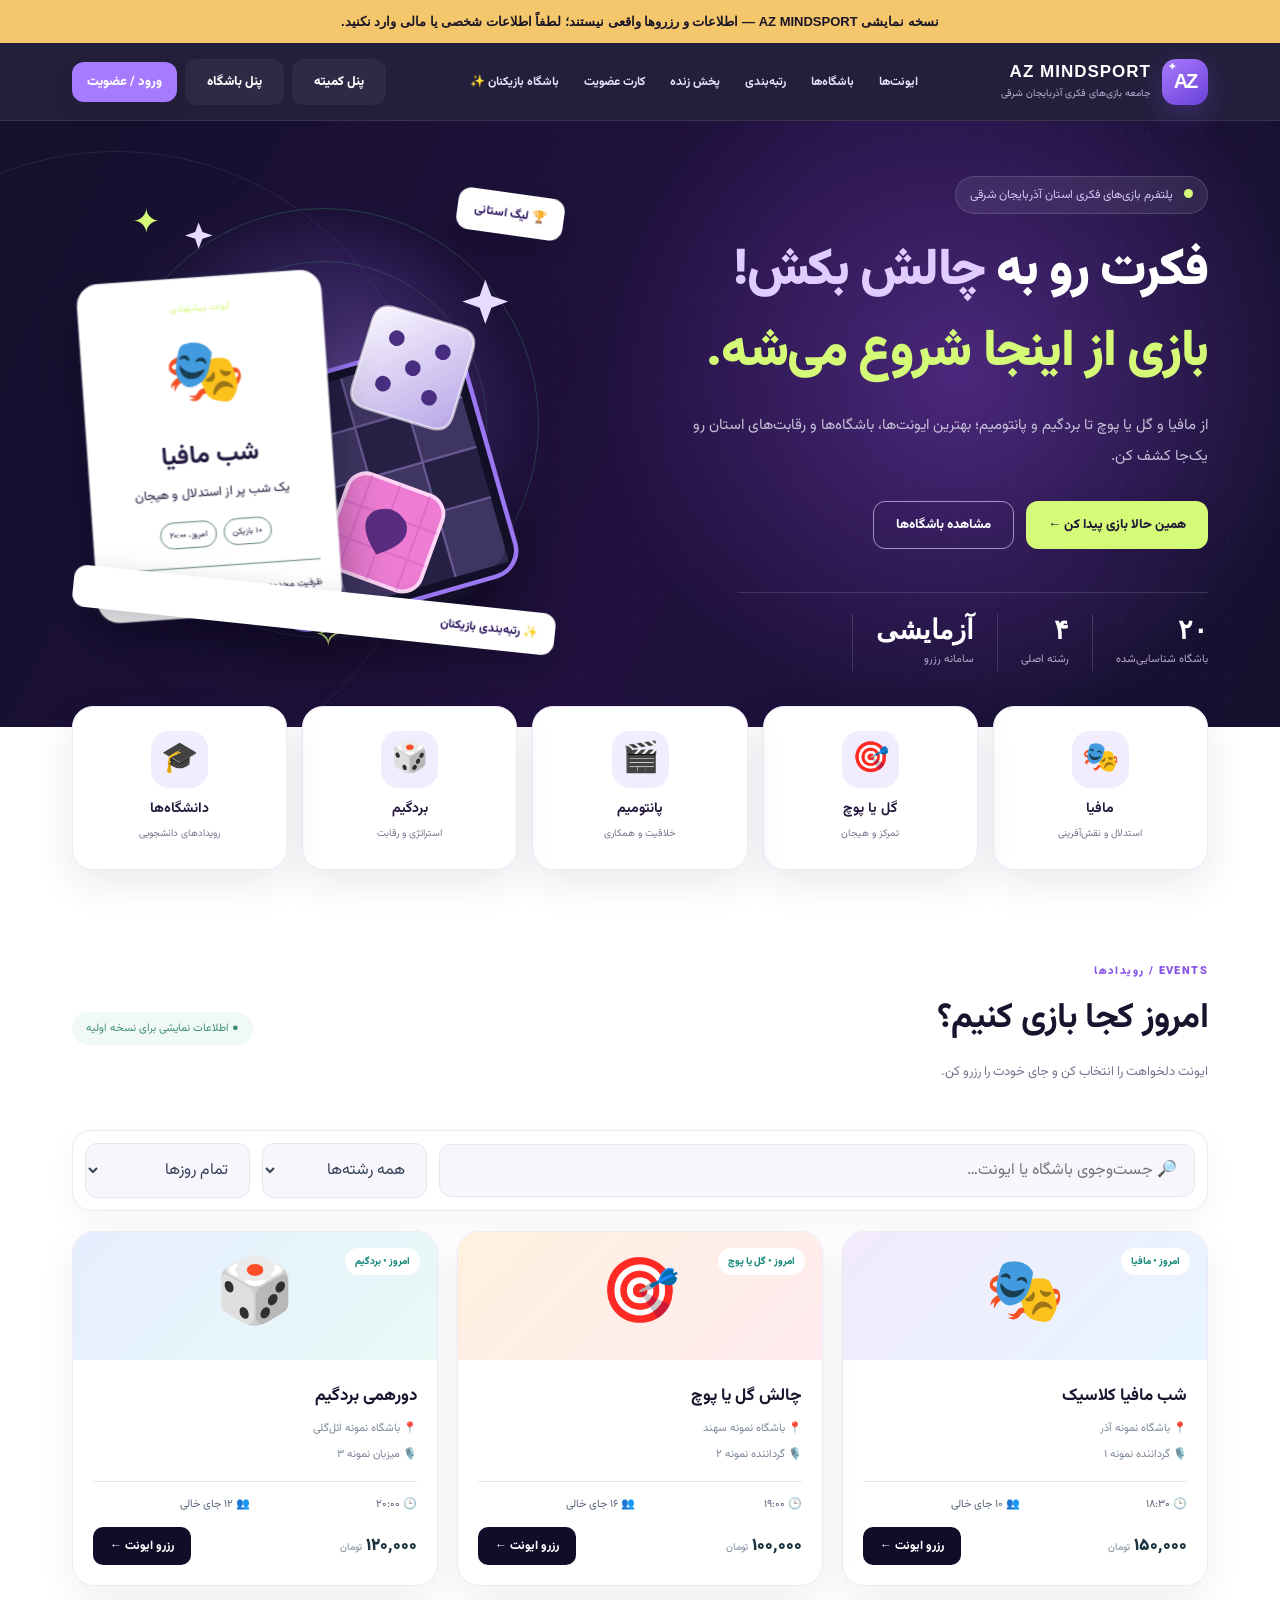
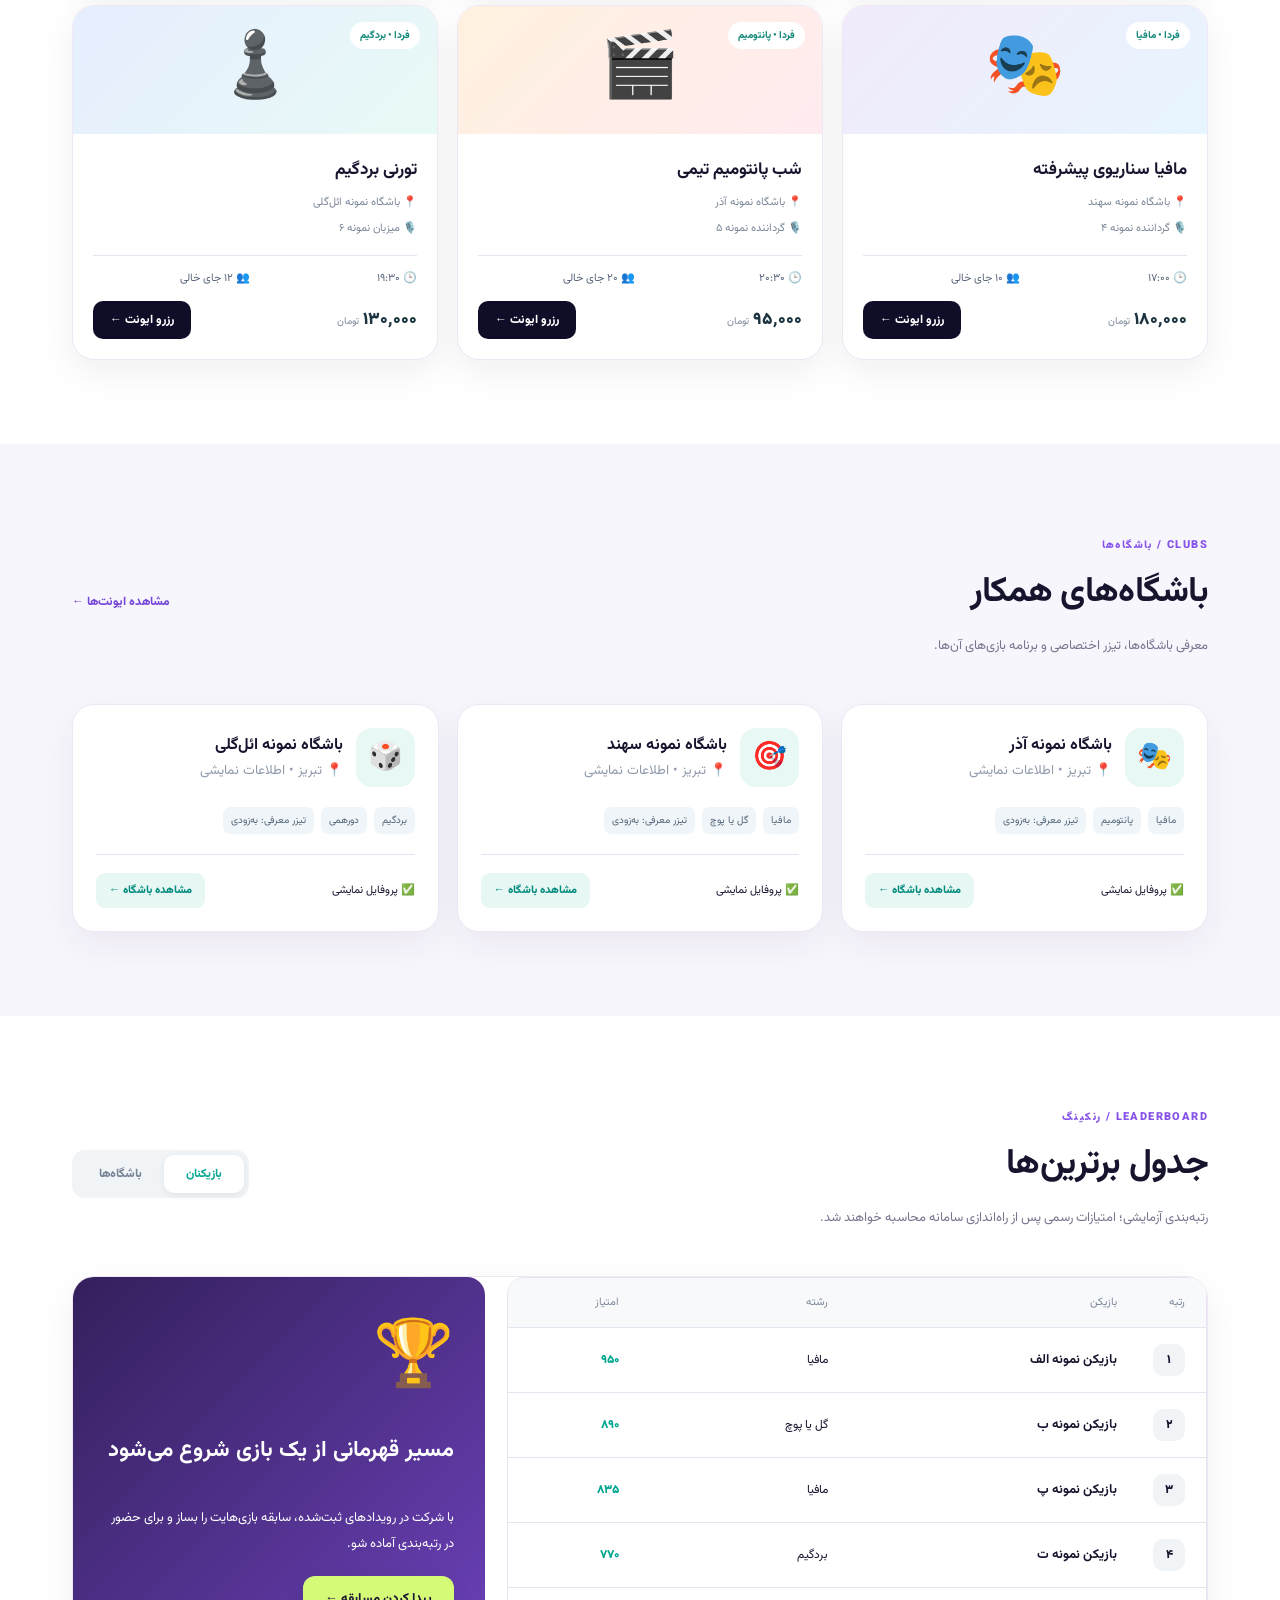
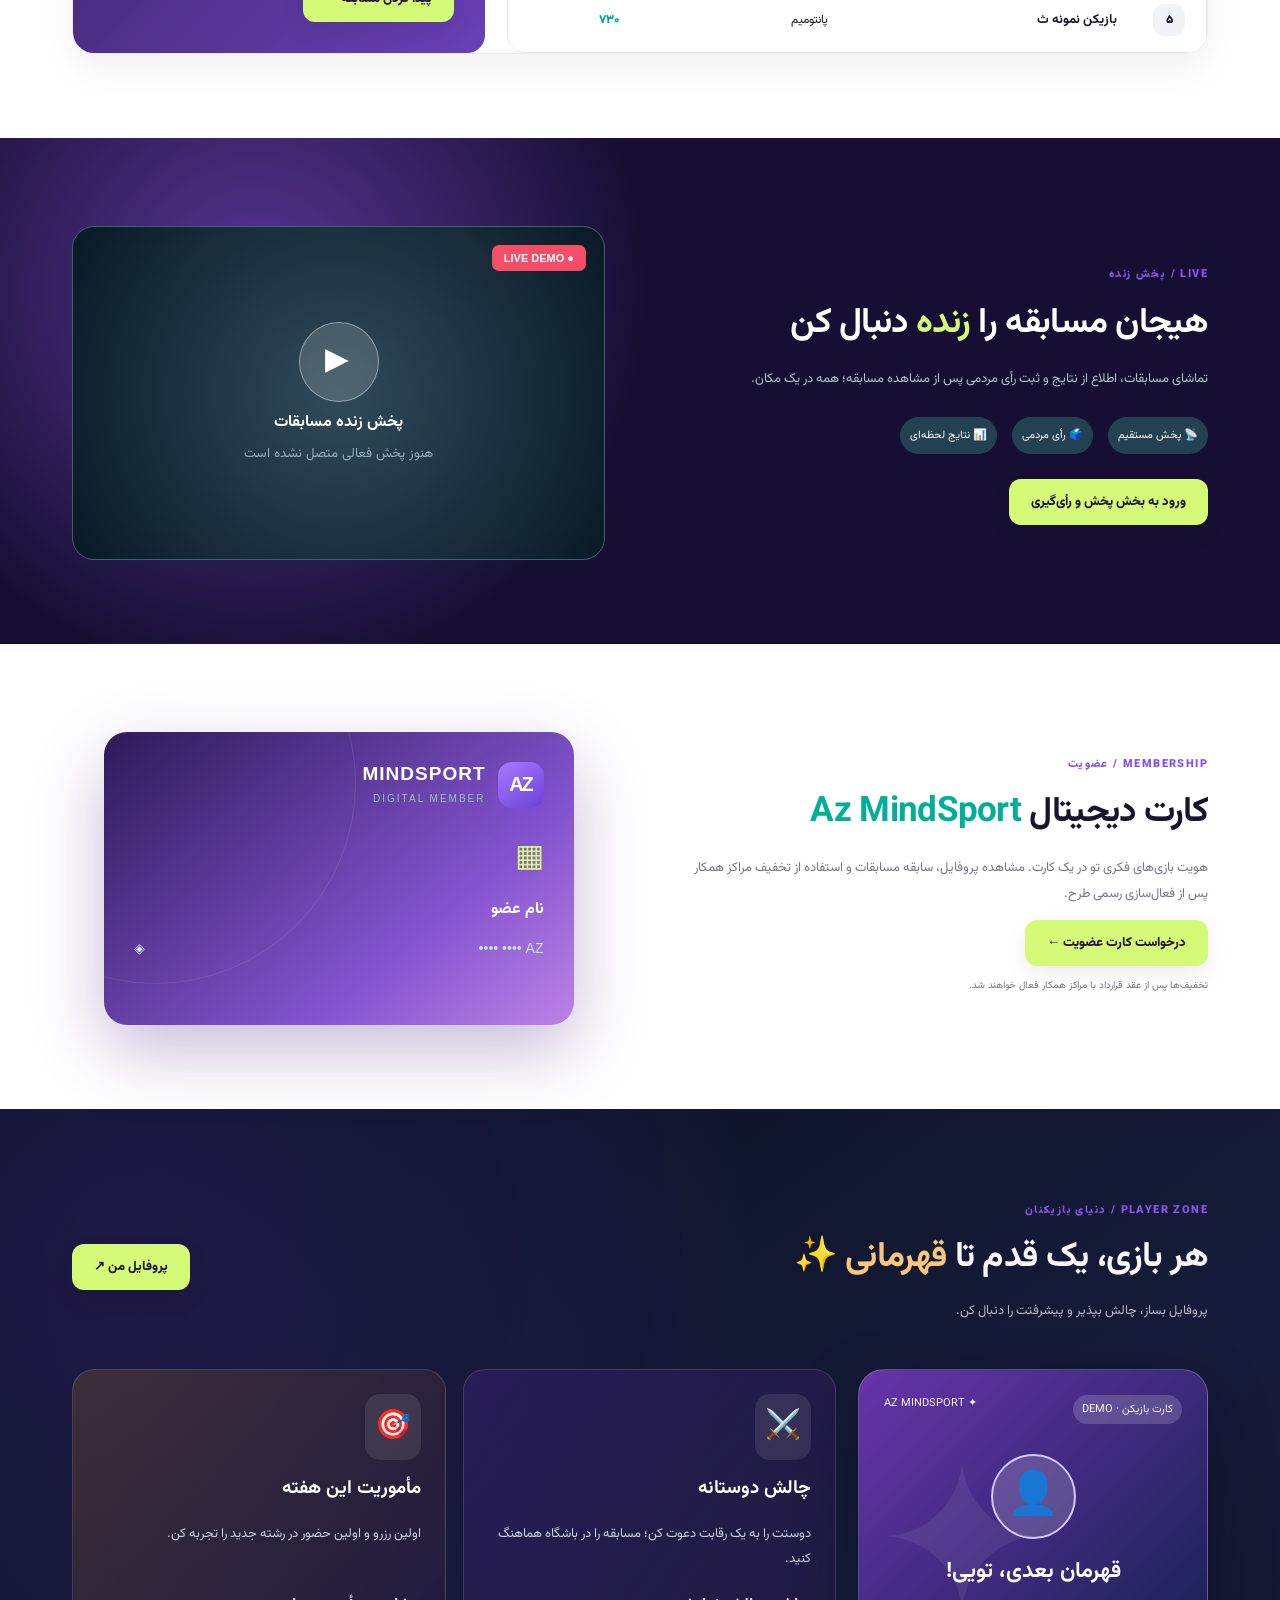
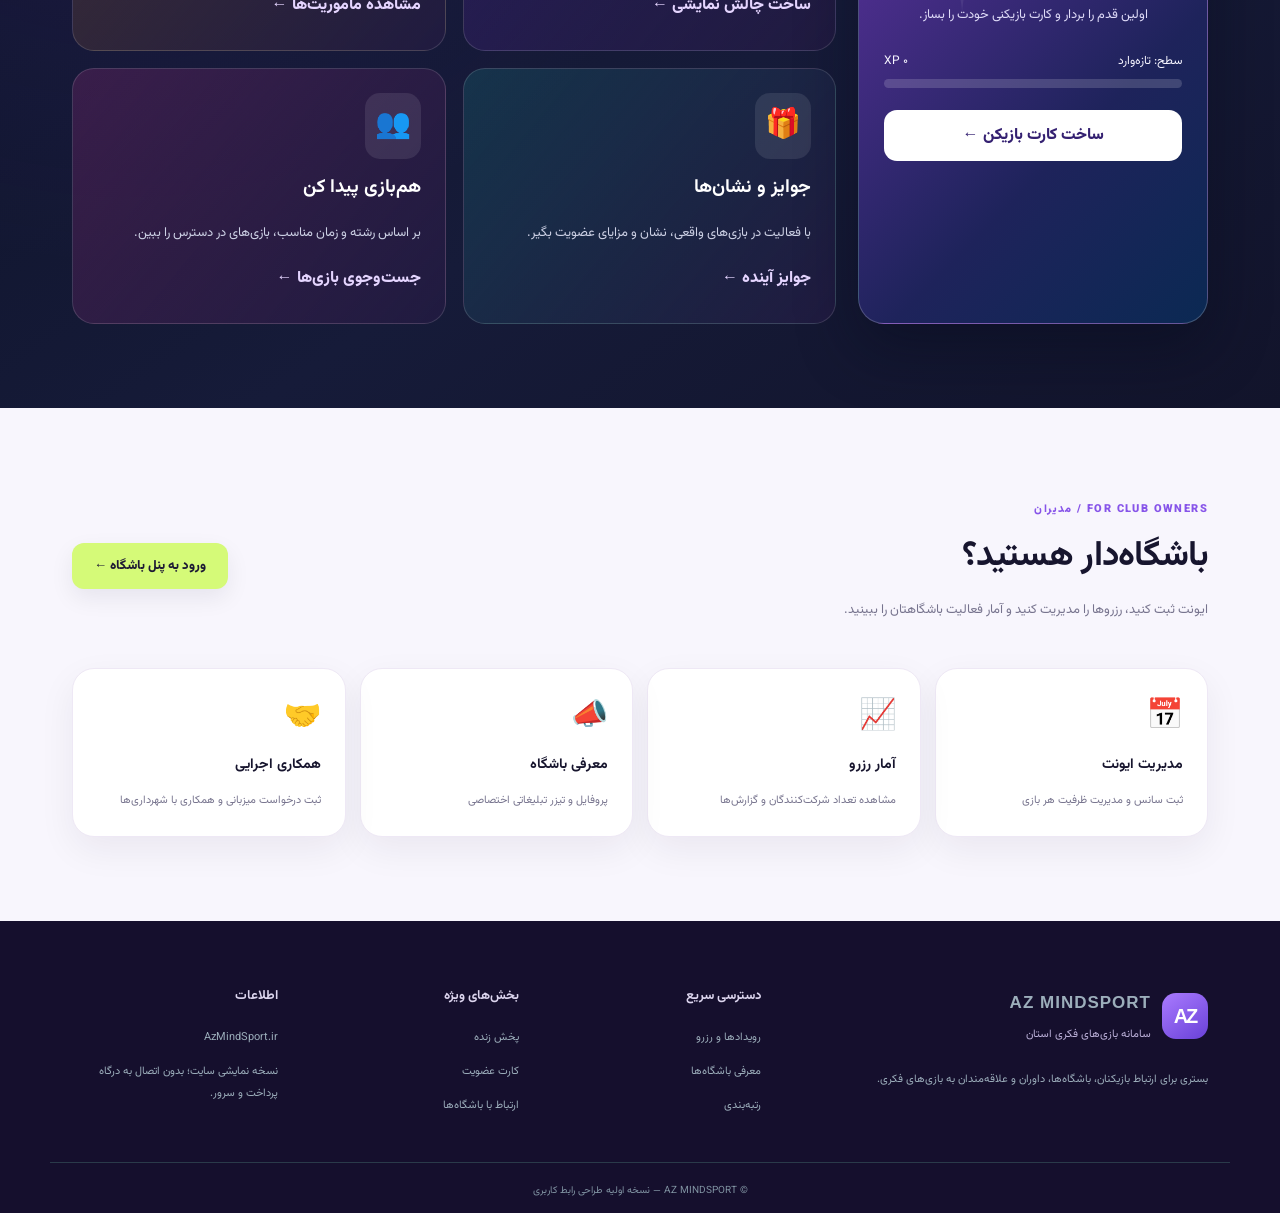
<file: index.html>
<!doctype html><html lang="fa" dir="rtl"><head><meta charset="utf-8"><meta name="viewport" content="width=device-width,initial-scale=1"><meta name="theme-color" content="#101b2b"><title>Az MindSport | بازی‌های فکری آذربایجان شرقی</title><link rel="stylesheet" href="style.css"></head><body><div style="background:#f5c76c;color:#191524;text-align:center;padding:10px 16px;font:600 13px/1.8 Tahoma,sans-serif;position:relative;z-index:100">نسخه نمایشی AZ MINDSPORT — اطلاعات و رزروها واقعی نیستند؛ لطفاً اطلاعات شخصی یا مالی وارد نکنید.</div>
<header class="top"><div class="container nav"><a class="brand" href="#home"><span class="brandmark">AZ<span class="brand-star">✦</span></span><span><b>AZ MINDSPORT</b><small>جامعه بازی‌های فکری آذربایجان شرقی</small></span></a><nav id="nav"><a href="#events">ایونت‌ها</a><a href="#clubs">باشگاه‌ها</a><a href="#ranking">رتبه‌بندی</a><a href="#live">پخش زنده</a><a href="#membership">کارت عضویت</a><a href="#playerhub">باشگاه بازیکنان ✨</a></nav><div class="nav-actions"><a class="ghost" href="admin-dashboard.html">پنل کمیته</a><a class="ghost" href="club-dashboard.html">پنل باشگاه</a><button class="primary small" id="loginBtn">ورود / عضویت</button><button class="hamb" id="menuBtn" aria-label="باز کردن منو">☰</button></div></div></header>
<main id="home"><section class="hero"><div class="container hero-grid"><div><div class="eyebrow"><i></i> پلتفرم بازی‌های فکری استان آذربایجان شرقی</div><h1>فکرت رو به <span class="hero-word">چالش بکش!</span><br><em>بازی از اینجا شروع می‌شه.</em></h1><p>از مافیا و گل یا پوچ تا بردگیم و پانتومیم؛ بهترین ایونت‌ها، باشگاه‌ها و رقابت‌های استان رو یک‌جا کشف کن.</p><div class="hero-cta"><a class="primary" href="#events">همین حالا بازی پیدا کن  ←</a><a class="outline" href="#clubs">مشاهده باشگاه‌ها</a></div><div class="hero-stats"><div><strong>۲۰</strong><span>باشگاه شناسایی‌شده</span></div><div><strong>۴</strong><span>رشته اصلی</span></div><div><strong>آزمایشی</strong><span>سامانه رزرو</span></div></div></div><div class="hero-art"><div class="sparkle s1">✦</div><div class="sparkle s2">✧</div><div class="hero-halo"></div><div class="hero-photo"><svg xmlns="http://www.w3.org/2000/svg" width="900" height="900" viewBox="0 0 900 900">
<defs>
 <radialGradient id="glow"><stop stop-color="#bb92ff" stop-opacity=".56"/><stop offset="1" stop-color="#5d3dbe" stop-opacity="0"/></radialGradient>
 <linearGradient id="cube" x1="0" y1="0" x2="1" y2="1"><stop stop-color="#f9f7ff"/><stop offset="1" stop-color="#b9a6e7"/></linearGradient>
 <linearGradient id="face" x1="0" y1="0" x2="1" y2="1"><stop stop-color="#ecdeff"/><stop offset="1" stop-color="#8e6cdb"/></linearGradient>
 <linearGradient id="p" x1="0" y1="0" x2="1" y2="1"><stop stop-color="#f3c981"/><stop offset="1" stop-color="#b56a39"/></linearGradient>
 <filter id="shadow"><feGaussianBlur stdDeviation="22"/></filter>
</defs>
<circle cx="455" cy="466" r="392" fill="url(#glow)"/>
<ellipse cx="469" cy="735" rx="270" ry="52" fill="#070821" opacity=".6" filter="url(#shadow)"/>
<g transform="translate(125 150) rotate(-16 300 300)">
 <rect x="158" y="220" width="435" height="435" rx="48" fill="#111027" stroke="#9c77f4" stroke-width="8"/>
 <rect x="177" y="239" width="397" height="397" rx="35" fill="#262044"/>
 <path d="M177 330H574M177 423H574M177 516H574M276 239V636M375 239V636M474 239V636" stroke="#62538a" stroke-width="4"/>
 <path d="M178 238h97v91h-97zm198 0h98v91h-98zM276 330h99v93h-99zm198 0h99v93h-99zM178 423h98v93h-98zm198 0h98v93h-98zM276 516h99v120h-99zm198 0h99v120h-99z" fill="#9d83d1" opacity=".21"/>
</g>
<g transform="rotate(17 600 360)">
 <rect x="512" y="256" width="187" height="187" rx="36" fill="#785fc6"/>
 <path d="M512 289Q512 256 545 256H666Q699 256 699 289V410Q699 443 666 443H545Q512 443 512 410Z" fill="url(#cube)" stroke="#fff" stroke-opacity=".6" stroke-width="5"/>
 <circle cx="563" cy="307" r="14" fill="#482d80"/><circle cx="649" cy="307" r="14" fill="#482d80"/><circle cx="606" cy="350" r="14" fill="#482d80"/><circle cx="563" cy="392" r="14" fill="#482d80"/><circle cx="649" cy="392" r="14" fill="#482d80"/>
</g>
<g transform="translate(170 335)">
 <ellipse cx="146" cy="330" rx="124" ry="30" fill="#000" opacity=".25" filter="url(#shadow)"/>
 <path d="M85 260C110 215 114 178 97 143C79 115 81 76 101 52C122 26 162 27 185 50C210 77 206 117 186 145C169 176 180 225 210 260L240 280L220 303H65L42 280Z" fill="url(#p)" stroke="#ffdb9b" stroke-width="8"/>
 <circle cx="146" cy="77" r="48" fill="#f0c47a"/>
 <path d="M63 303H229V328H63Z" rx="10" fill="#ae653a"/>
</g>
<g transform="translate(504 530) rotate(20)">
 <rect x="0" y="0" width="180" height="180" rx="35" fill="#ed7cd2" stroke="#ffd6f6" stroke-width="7"/>
 <path d="M35 0V180M88 0V180M145 0V180M0 60H180M0 122H180" stroke="#a238a3" stroke-width="4" opacity=".2"/>
 <path d="M60 60Q90 35 120 60Q145 91 90 132Q35 91 60 60Z" fill="#5a2c81"/>
</g>
<g fill="#e7dcff"><path d="M738 194l11 29 30 10-30 11-11 29-10-29-31-11 31-10z"/><path d="M226 92l7 17 18 6-18 6-7 18-6-18-18-6 18-6z"/></g>
</svg>
</div><div class="orbit one"></div><div class="orbit two"></div><div class="glass-card"><span class="tiny">ایونت پیشنهادی</span><div class="art-icon">🎭</div><h3>شب مافیا</h3><p>یک شب پر از استدلال و هیجان</p><div class="art-tags"><span>۱۰ بازیکن</span><span>امروز، ۲۰:۰۰</span></div><div class="art-footer"><span>ظرفیت محدود</span><span>● فعال</span></div></div><div class="float-badge top-badge">🏆 لیگ استانی</div><div class="float-badge bottom-badge">✨ رتبه‌بندی بازیکنان</div></div></div></section>
<section class="categories container"><div class="category"><span>🎭</span><b>مافیا</b><small>استدلال و نقش‌آفرینی</small></div><div class="category"><span>🎯</span><b>گل یا پوچ</b><small>تمرکز و هیجان</small></div><div class="category"><span>🎬</span><b>پانتومیم</b><small>خلاقیت و همکاری</small></div><div class="category"><span>🎲</span><b>بردگیم</b><small>استراتژی و رقابت</small></div><div class="category"><span>🎓</span><b>دانشگاه‌ها</b><small>رویدادهای دانشجویی</small></div></section>
<section class="section container" id="events"><div class="section-head"><div><span class="kicker">EVENTS / رویدادها</span><h2>امروز کجا بازی کنیم؟</h2><p>ایونت دلخواهت را انتخاب کن و جای خودت را رزرو کن.</p></div><span class="demo-pill">● اطلاعات نمایشی برای نسخه اولیه</span></div><div class="filterbar"><input id="searchEvents" placeholder="🔎 جست‌وجوی باشگاه یا ایونت…" aria-label="جستجوی ایونت"><select id="gameFilter"><option value="all">همه رشته‌ها</option><option>مافیا</option><option>گل یا پوچ</option><option>پانتومیم</option><option>بردگیم</option></select><select id="dayFilter"><option value="all">تمام روزها</option><option value="امروز">امروز</option><option value="فردا">فردا</option></select></div><div class="cards" id="eventCards"></div></section>
<section class="section tinted" id="clubs"><div class="container"><div class="section-head"><div><span class="kicker">CLUBS / باشگاه‌ها</span><h2>باشگاه‌های همکار</h2><p>معرفی باشگاه‌ها، تیزر اختصاصی و برنامه بازی‌های آن‌ها.</p></div><a href="#events" class="textlink">مشاهده ایونت‌ها ←</a></div><div class="club-grid" id="clubCards"></div></div></section>
<section class="section container" id="ranking"><div class="section-head"><div><span class="kicker">LEADERBOARD / رنکینگ</span><h2>جدول برترین‌ها</h2><p>رتبه‌بندی آزمایشی؛ امتیازات رسمی پس از راه‌اندازی سامانه محاسبه خواهند شد.</p></div><div class="tabs"><button class="tab active" data-rank="players">بازیکنان</button><button class="tab" data-rank="clubs">باشگاه‌ها</button></div></div><div class="rank-wrap"><div class="rank-table" id="rankTable"></div><aside class="rank-aside"><div class="trophy">🏆</div><h3>مسیر قهرمانی از یک بازی شروع می‌شود</h3><p>با شرکت در رویدادهای ثبت‌شده، سابقه بازی‌هایت را بساز و برای حضور در رتبه‌بندی آماده شو.</p><a class="primary" href="#events">پیدا کردن مسابقه ←</a></aside></div></section>
<section class="section live-section" id="live"><div class="container live-grid"><div><span class="kicker">LIVE / پخش زنده</span><h2>هیجان مسابقه را <em>زنده</em> دنبال کن</h2><p>تماشای مسابقات، اطلاع از نتایج و ثبت رأی مردمی پس از مشاهده مسابقه؛ همه در یک مکان.</p><div class="feature-row"><span>📡 پخش مستقیم</span><span>🗳️ رأی مردمی</span><span>📊 نتایج لحظه‌ای</span></div><button class="primary" id="voteBtn">ورود به بخش پخش و رأی‌گیری</button></div><div class="player-demo"><div class="live-label">● LIVE DEMO</div><div class="play">▶</div><strong>پخش زنده مسابقات</strong><small>هنوز پخش فعالی متصل نشده است</small></div></div></section>
<section class="section container" id="membership"><div class="member-grid"><div><span class="kicker">MEMBERSHIP / عضویت</span><h2>کارت دیجیتال <em>Az MindSport</em></h2><p>هویت بازی‌های فکری تو در یک کارت. مشاهده پروفایل، سابقه مسابقات و استفاده از تخفیف مراکز همکار پس از فعال‌سازی رسمی طرح.</p><button class="primary" id="memberBtn">درخواست کارت عضویت ←</button><p class="fine">تخفیف‌ها پس از عقد قرارداد با مراکز همکار فعال خواهند شد.</p></div><div class="member-card"><div class="card-top"><span class="brandmark">AZ</span><span>MINDSPORT<br><small>DIGITAL MEMBER</small></span></div><div class="card-chip">▦</div><div class="card-name">نام عضو</div><div class="card-bottom"><span>AZ •••• ••••</span><span>◈</span></div></div></div></section>

<section class="section player-hub" id="playerhub"><div class="container"><div class="section-head"><div><span class="kicker">PLAYER ZONE / دنیای بازیکنان</span><h2>هر بازی، یک قدم تا <em>قهرمانی</em> ✨</h2><p>پروفایل بساز، چالش بپذیر و پیشرفتت را دنبال کن.</p></div><button class="primary" id="playerProfileBtn">پروفایل من ↗</button></div><div class="player-grid"><article class="player-feature"><div class="player-feature-top"><span class="label-shine">کارت بازیکن · DEMO</span><span>✦ AZ MINDSPORT</span></div><div class="avatar-orb">👤</div><h3 id="playerName">قهرمان بعدی، تویی!</h3><p>اولین قدم را بردار و کارت بازیکنی خودت را بساز.</p><div class="level-line"><span>سطح: تازه‌وارد</span><span id="xpValue">۰ XP</span></div><div class="xp-track"><div id="xpProgress"></div></div><button class="feature-btn" id="makeCardBtn">ساخت کارت بازیکن ←</button></article><div class="hub-actions"><article class="hub-tile purple-tile"><span class="tile-icon">⚔️</span><h3>چالش دوستانه</h3><p>دوستت را به یک رقابت دعوت کن؛ مسابقه را در باشگاه هماهنگ کنید.</p><button id="challengeBtn">ساخت چالش نمایشی ←</button></article><article class="hub-tile amber-tile"><span class="tile-icon">🎯</span><h3>مأموریت این هفته</h3><p>اولین رزرو و اولین حضور در رشته جدید را تجربه کن.</p><button id="missionsBtn">مشاهده مأموریت‌ها ←</button></article><article class="hub-tile teal-tile"><span class="tile-icon">🎁</span><h3>جوایز و نشان‌ها</h3><p>با فعالیت در بازی‌های واقعی، نشان و مزایای عضویت بگیر.</p><button id="rewardsBtn">جوایز آینده ←</button></article><article class="hub-tile pink-tile"><span class="tile-icon">👥</span><h3>هم‌بازی پیدا کن</h3><p>بر اساس رشته و زمان مناسب، بازی‌های در دسترس را ببین.</p><a href="#events">جست‌وجوی بازی‌ها ←</a></article></div></div></div></section>
<section class="section tinted"><div class="container"><div class="section-head"><div><span class="kicker">FOR CLUB OWNERS / مدیران</span><h2>باشگاه‌دار هستید؟</h2><p>ایونت ثبت کنید، رزروها را مدیریت کنید و آمار فعالیت باشگاهتان را ببینید.</p></div><a class="primary" href="club-dashboard.html">ورود به پنل باشگاه ←</a></div><div class="benefits"><div><span>📅</span><h3>مدیریت ایونت</h3><p>ثبت سانس و مدیریت ظرفیت هر بازی</p></div><div><span>📈</span><h3>آمار رزرو</h3><p>مشاهده تعداد شرکت‌کنندگان و گزارش‌ها</p></div><div><span>📣</span><h3>معرفی باشگاه</h3><p>پروفایل و تیزر تبلیغاتی اختصاصی</p></div><div><span>🤝</span><h3>همکاری اجرایی</h3><p>ثبت درخواست میزبانی و همکاری با شهرداری‌ها</p></div></div></div></section>
</main><footer><div class="container footer-grid"><div><div class="brand"><span class="brandmark">AZ</span><span><b>AZ MINDSPORT</b><small>سامانه بازی‌های فکری استان</small></span></div><p>بستری برای ارتباط بازیکنان، باشگاه‌ها، داوران و علاقه‌مندان به بازی‌های فکری.</p></div><div><strong>دسترسی سریع</strong><a href="#events">رویدادها و رزرو</a><a href="#clubs">معرفی باشگاه‌ها</a><a href="#ranking">رتبه‌بندی</a></div><div><strong>بخش‌های ویژه</strong><a href="#live">پخش زنده</a><a href="#membership">کارت عضویت</a><a href="#clubs">ارتباط با باشگاه‌ها</a></div><div><strong>اطلاعات</strong><span>AzMindSport.ir</span><small>نسخه نمایشی سایت؛ بدون اتصال به درگاه پرداخت و سرور.</small></div></div><div class="container copyright">© AZ MINDSPORT — نسخه اولیه طراحی رابط کاربری</div></footer>
<div class="modal-back" id="modalBack" hidden><div class="modal" role="dialog" aria-modal="true" aria-labelledby="modalTitle"><button class="close" id="closeModal" aria-label="بستن">×</button><h2 id="modalTitle"></h2><div id="modalBody"></div></div></div><div class="toast" id="toast" role="status"></div><script src="app.js"></script></body></html>
</file>
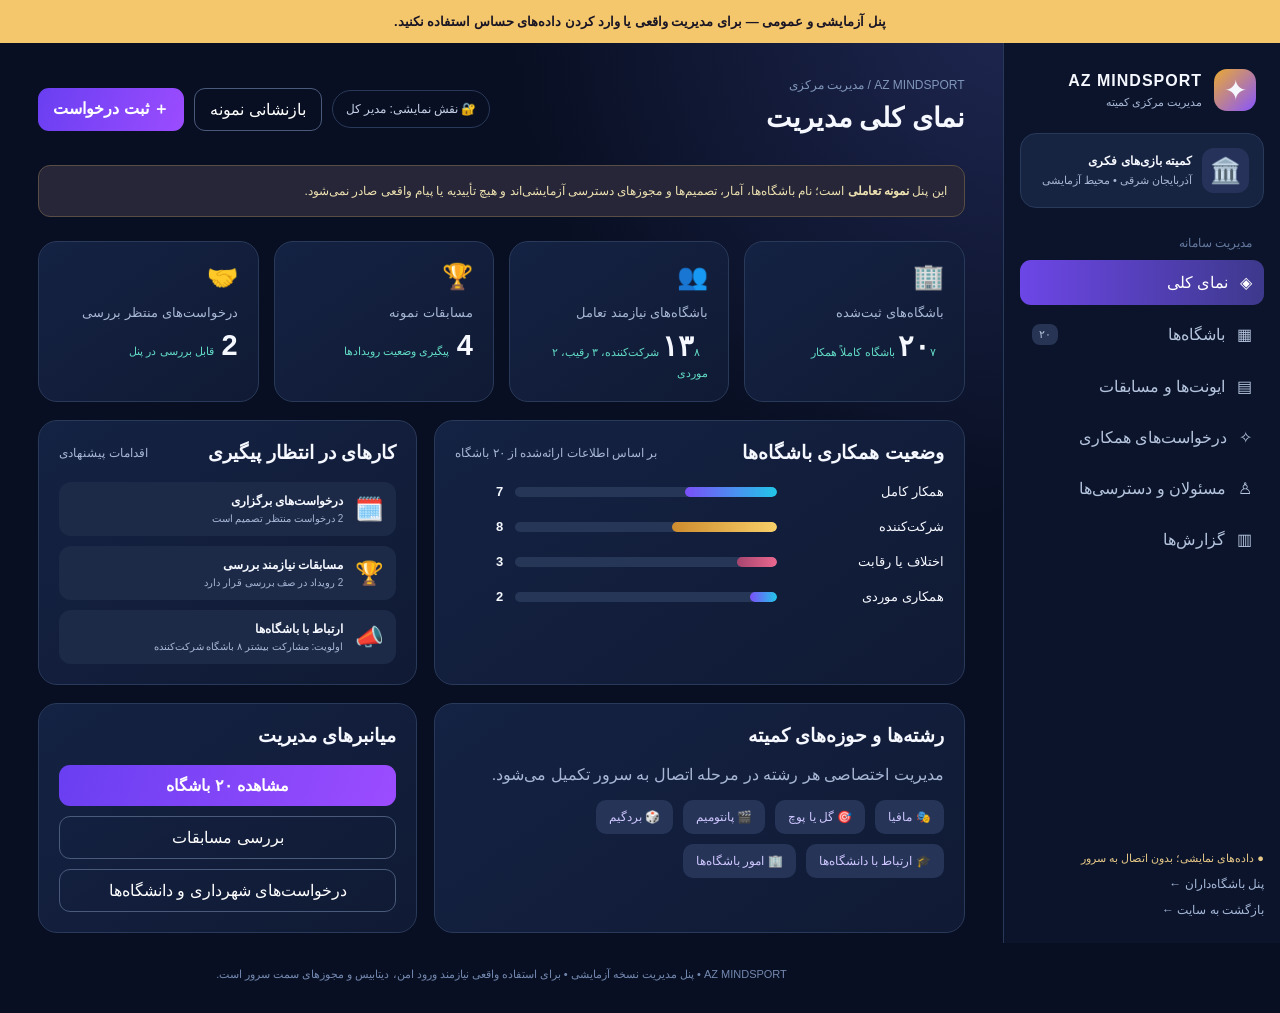
<file: admin-dashboard.html>
<!doctype html><html lang="fa" dir="rtl"><head><meta charset="utf-8"><meta name="viewport" content="width=device-width, initial-scale=1"><title>مدیریت مرکزی کمیته | AZ MINDSPORT</title><link rel="stylesheet" href="admin.css"></head><body><div style="background:#f5c76c;color:#191524;text-align:center;padding:10px 16px;font:600 13px/1.8 Tahoma,sans-serif;position:relative;z-index:999">پنل آزمایشی و عمومی — برای مدیریت واقعی یا وارد کردن داده‌های حساس استفاده نکنید.</div>
<div class="shell"><aside class="sidebar"><a class="brand" href="index.html"><span class="symbol">✦</span><span><b>AZ MINDSPORT</b><small>مدیریت مرکزی کمیته</small></span></a><div class="identity"><div class="avatar">🏛️</div><div><strong>کمیته بازی‌های فکری</strong><small>آذربایجان شرقی • محیط آزمایشی</small></div></div><p class="navlabel">مدیریت سامانه</p><nav id="nav"><button data-tab="overview" class="active">◈ <span>نمای کلی</span></button><button data-tab="clubs">▦ <span>باشگاه‌ها</span><i>۲۰</i></button><button data-tab="events">▤ <span>ایونت‌ها و مسابقات</span></button><button data-tab="requests">✧ <span>درخواست‌های همکاری</span></button><button data-tab="roles">♙ <span>مسئولان و دسترسی‌ها</span></button><button data-tab="reports">▥ <span>گزارش‌ها</span></button></nav><div class="sidebarfoot"><span class="demo">● داده‌های نمایشی؛ بدون اتصال به سرور</span><a href="club-dashboard.html">پنل باشگاه‌داران ←</a><a href="index.html">بازگشت به سایت ←</a></div></aside>
<div class="workspace"><header class="top"><div><span class="crumb">AZ MINDSPORT / مدیریت مرکزی</span><h1 id="title">نمای کلی مدیریت</h1></div><div class="topactions"><span class="chip">🔐 نقش نمایشی: مدیر کل</span><button class="outline" id="reset">بازنشانی نمونه</button><button class="mainbtn" id="quick">＋ ثبت درخواست</button></div></header><div class="notice">این پنل <b>نمونه تعاملی</b> است؛ نام باشگاه‌ها، آمار، تصمیم‌ها و مجوزهای دسترسی آزمایشی‌اند و هیچ تأییدیه یا پیام واقعی صادر نمی‌شود.</div><main id="main"></main><footer>AZ MINDSPORT • پنل مدیریت نسخه آزمایشی • برای استفاده واقعی نیازمند ورود امن، دیتابیس و مجوزهای سمت سرور است.</footer></div></div>
<dialog id="dialog"><form method="dialog" id="form"><header class="dlghead"><h2>ثبت درخواست همکاری</h2><button type="button" id="close">×</button></header><label>باشگاه<select id="formClub"></select></label><label>موضوع همکاری<select id="formType"><option>میزبانی مسابقات شهرداری</option><option>برگزاری مسابقه دانشگاهی</option><option>درخواست برگزاری تورنمنت</option><option>همکاری اجرایی</option></select></label><label>توضیحات<textarea id="formNote" rows="3" placeholder="توضیح کوتاه (اختیاری)"></textarea></label><div class="row"><button type="button" class="outline" id="cancel">انصراف</button><button type="submit" class="mainbtn">ثبت آزمایشی</button></div></form></dialog><div id="toast" role="status"></div><script src="admin.js"></script></body></html>
</file>
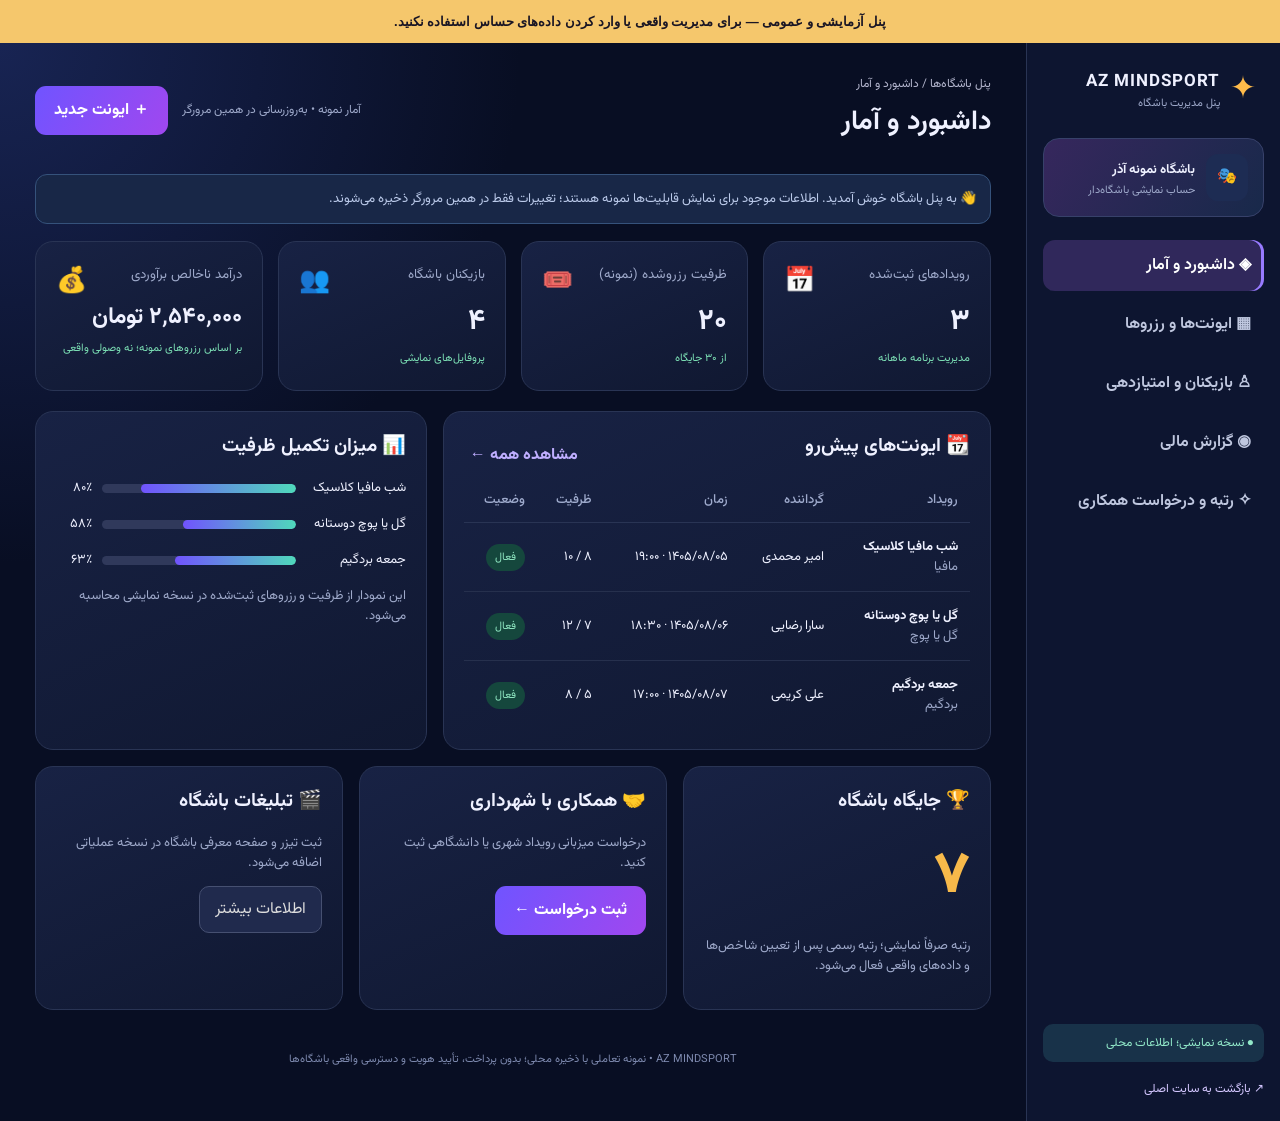
<file: club-dashboard.html>
<!doctype html><html lang="fa" dir="rtl"><head><meta charset="utf-8"><meta name="viewport" content="width=device-width,initial-scale=1"><title>پنل باشگاه‌داران | AZ MindSport</title><link rel="stylesheet" href="dashboard.css"></head><body><div style="background:#f5c76c;color:#191524;text-align:center;padding:10px 16px;font:600 13px/1.8 Tahoma,sans-serif;position:relative;z-index:999">پنل آزمایشی و عمومی — برای مدیریت واقعی یا وارد کردن داده‌های حساس استفاده نکنید.</div>
<div class="layout"><aside class="sidebar"><div class="logo"><span class="glyph">✦</span><div><strong>AZ MINDSPORT</strong><small>پنل مدیریت باشگاه</small></div></div><div class="club-identity"><span class="club-icon">🎭</span><div><b id="clubTitle">باشگاه نمونه آذر</b><small>حساب نمایشی باشگاه‌دار</small></div></div><nav id="sideNav"><button class="active" data-page="overview">◈ <span>داشبورد و آمار</span></button><button data-page="events">▦ <span>ایونت‌ها و رزروها</span></button><button data-page="players">♙ <span>بازیکنان و امتیازدهی</span></button><button data-page="finance">◉ <span>گزارش مالی</span></button><button data-page="cooperation">✧ <span>رتبه و درخواست همکاری</span></button></nav><div class="side-footer"><div class="demo">● نسخه نمایشی؛ اطلاعات محلی</div><a href="index.html">↗ بازگشت به سایت اصلی</a></div></aside>
<div class="main"><header class="topbar"><div><span class="breadcrumb">پنل باشگاه‌ها / <span id="breadcrumb">داشبورد و آمار</span></span><h1 id="pageTitle">داشبورد باشگاه</h1></div><div class="actions"><span class="date">آمار نمونه • به‌روزرسانی در همین مرورگر</span><button class="action" id="addQuick">＋ ایونت جدید</button></div></header><main id="content"></main><footer class="bottom">AZ MINDSPORT • نمونه تعاملی با ذخیره محلی؛ بدون پرداخت، تأیید هویت و دسترسی واقعی باشگاه‌ها</footer></div></div>
<div class="backdrop" id="backdrop" hidden><div class="dialog"><div class="dialog-head"><h2 id="dialogTitle">افزودن ایونت</h2><button id="closeDialog" aria-label="بستن">×</button></div><div id="dialogContent"></div></div></div><div id="toast" role="status"></div><script src="dashboard.js"></script></body></html>
</file>
<file: style.css>
@import url('https://fonts.googleapis.com/css2?family=Vazirmatn:wght@400;500;600;700;800;900&display=swap');:root{--ink:#17243b;--navy:#101b2b;--muted:#778396;--primary:#00b8a2;--lime:#c7fa84;--bg:#f7f9fc;--line:#e8edf3}*{box-sizing:border-box}html{scroll-behavior:smooth}body{margin:0;font-family:Vazirmatn,Tahoma,sans-serif;background:#fff;color:var(--ink)}button,input,select{font:inherit}button{cursor:pointer}a{text-decoration:none;color:inherit}.container{max-width:1180px;margin:auto;padding:0 22px}.top{height:84px;position:sticky;top:0;background:#ffffffef;backdrop-filter:blur(16px);z-index:20;border-bottom:1px solid #eaeef2}.nav,.brand,.nav-actions,.hero-cta,.hero-stats,.section-head,.filterbar,.feature-row,.card-top,.card-bottom{display:flex;align-items:center}.nav{height:100%;justify-content:space-between;gap:22px}.brand{gap:11px;white-space:nowrap}.brandmark{width:46px;height:46px;display:grid;place-items:center;background:var(--primary);color:#fff;border-radius:15px;font-weight:900;letter-spacing:-2px;font-family:Arial;font-size:20px}.brand b{display:block;font-family:Arial;letter-spacing:1px;font-size:17px}.brand small{display:block;font-size:10px;color:#8e9aaa;margin-top:4px}.nav nav{display:flex;gap:25px;font-size:12px;font-weight:700}.nav nav a:hover{color:#009b8c}.nav-actions{gap:8px}.primary,.outline,.ghost{border-radius:12px;border:0;padding:13px 22px;font-weight:800;font-size:13px;display:inline-flex;align-items:center;justify-content:center;gap:8px;transition:.2s}.primary{background:var(--primary);color:#fff}.primary:hover{background:#009c8d;transform:translateY(-2px)}.outline{border:1px solid #6b7889;color:#fff;background:transparent}.outline:hover{background:#ffffff20}.ghost{background:#eff6f5;color:#168577}.small{padding:10px 15px}.hamb{display:none;border:0;background:transparent;font-size:25px}.hero{background:radial-gradient(circle at 16% 75%,#16463f 0,transparent 34%),linear-gradient(125deg,#101b2b,#172b39);color:#fff;overflow:hidden}.hero-grid{min-height:548px;display:grid;grid-template-columns:1.1fr .9fr;align-items:center;gap:40px}.eyebrow{font-size:12px;color:#c6ddd7;margin-bottom:18px}.eyebrow i{display:inline-block;width:9px;height:9px;border-radius:100%;background:var(--lime);margin-left:8px}.hero h1{font-size:clamp(31px,4vw,55px);line-height:1.55;margin:0;font-weight:900;letter-spacing:-1.4px}.hero h1 em,.live-grid em,.member-grid em{font-style:normal;color:var(--lime)}.hero p{line-height:2.2;color:#bfcad4;max-width:520px;font-size:15px;margin:15px 0 24px}.hero-cta{gap:12px}.hero-stats{gap:45px;margin-top:46px}.hero-stats strong{font-family:Arial;font-size:30px;display:block;color:var(--lime)}.hero-stats span{font-size:11px;color:#b4c1c8}.hero-art{height:440px;position:relative;display:grid;place-items:center}.orbit{position:absolute;border:1px solid #2f5a55;border-radius:50%;width:430px;height:430px;opacity:.65}.orbit.two{width:325px;height:325px}.glass-card{z-index:1;width:285px;min-height:328px;padding:22px;text-align:center;background:linear-gradient(150deg,#2b464caa,#142b36ed);border:1px solid #55746c;border-radius:25px;box-shadow:0 25px 70px #0007;backdrop-filter:blur(15px);transform:rotate(-5deg)}.tiny{font-size:11px;color:var(--lime)}.art-icon{font-size:75px;margin:10px}.glass-card h3{margin:0;font-size:29px}.glass-card p{font-size:11px;margin:5px auto 15px}.art-tags{display:flex;justify-content:center;gap:8px}.art-tags span{padding:7px 10px;border:1px solid #476b68;border-radius:20px;font-size:10px}.art-footer{display:flex;justify-content:space-between;border-top:1px solid #476b68;padding-top:18px;margin-top:22px;font-size:11px}.art-footer span:last-child{color:var(--lime)}.float-badge{position:absolute;z-index:3;background:#fff;color:#162537;border-radius:13px;padding:12px 17px;box-shadow:0 15px 40px #0004;font-weight:800;font-size:12px}.top-badge{right:12px;top:50px;transform:rotate(8deg)}.bottom-badge{left:0;bottom:60px;transform:rotate(6deg)}.categories{display:grid;grid-template-columns:repeat(5,1fr);gap:12px;margin-top:-25px;position:relative;z-index:4}.category{box-shadow:0 10px 35px #1d314411;border:1px solid var(--line);border-radius:17px;text-align:center;padding:25px 8px;background:#fff}.category span{font-size:34px;display:block}.category b{display:block;margin-top:8px;font-size:14px}.category small{color:var(--muted);font-size:10px}.section{padding-top:94px;padding-bottom:94px;scroll-margin-top:75px}.tinted{background:var(--bg)}.section-head{justify-content:space-between;gap:20px;margin-bottom:32px}.kicker{color:#00a58f;font-size:11px;font-weight:900;letter-spacing:1.5px}.section h2{font-size:30px;letter-spacing:-.8px;margin:8px 0}.section-head p,.section p{color:var(--muted);line-height:2;font-size:13px}.demo-pill{background:#f0f9f6;color:#408e7a;font-size:11px;border-radius:30px;padding:8px 14px}.filterbar{gap:12px;margin-bottom:20px}.filterbar input,.filterbar select{background:#fff;border:1px solid #e2e8ee;padding:13px 17px;border-radius:12px;outline:none;color:#354359}.filterbar input{flex:1}.filterbar select{min-width:165px}.cards{display:grid;grid-template-columns:repeat(3,1fr);gap:19px}.event-card,.club-card{background:#fff;border:1px solid var(--line);border-radius:18px;overflow:hidden;box-shadow:0 7px 28px #283b4b08;transition:.2s}.event-card:hover,.club-card:hover{transform:translateY(-4px);box-shadow:0 20px 40px #283b4b12}.event-top{height:128px;position:relative;display:flex;align-items:center;justify-content:center;font-size:64px;background:linear-gradient(135deg,#e3f8f3,#ecf6ff)}.event-top.purple{background:linear-gradient(135deg,#f1eafa,#e7f5ff)}.event-top.orange{background:linear-gradient(135deg,#fff1df,#ffebef)}.event-top.blue{background:linear-gradient(135deg,#e6eeff,#e8faf6)}.event-top .status{position:absolute;right:17px;top:16px;background:#fff;padding:6px 10px;border-radius:20px;font-size:10px;font-weight:800;color:#178a7b}.event-body{padding:20px}.event-body h3{margin:3px 0 9px;font-size:17px}.event-body p{font-size:11px;margin:4px 0;color:#7b8798}.event-meta{display:grid;grid-template-columns:1fr 1fr;gap:10px;border-top:1px solid var(--line);padding:14px 0;margin-top:15px;font-size:11px;color:#586579}.event-meta b{color:var(--ink)}.event-bottom{display:flex;justify-content:space-between;align-items:center}.price{font-weight:900;color:#1c3340;font-size:17px}.price small{font-size:10px;color:#919baa;font-weight:500}.reserve{border:0;background:var(--navy);color:#fff;padding:10px 17px;border-radius:10px;font-size:12px;font-weight:800}.empty{grid-column:1/-1;text-align:center;padding:45px;color:#7f8894}.club-grid{display:grid;grid-template-columns:repeat(3,1fr);gap:18px}.club-card{padding:23px}.club-upper{display:flex;gap:13px;align-items:center}.club-logo{width:59px;height:59px;display:grid;place-items:center;background:#e8f8f4;border-radius:16px;font-size:28px}.club-upper h3{margin:0;font-size:16px}.club-upper small{color:#8f9aab}.club-tags{display:flex;gap:7px;flex-wrap:wrap;margin-top:20px}.club-tags span{font-size:10px;background:#eff5f8;border-radius:7px;padding:6px 8px;color:#536578}.club-lower{display:flex;justify-content:space-between;align-items:center;border-top:1px solid var(--line);padding-top:18px;margin-top:20px;font-size:11px}.club-lower button{border:0;background:#e6f7f4;color:#008a7c;padding:9px 13px;border-radius:9px;font-weight:800}.textlink{font-size:12px;font-weight:800;color:#00a18d}.tabs{background:#f0f4f7;padding:5px;border-radius:13px;display:flex}.tab{border:0;background:transparent;color:#758396;border-radius:10px;padding:10px 22px;font-size:12px;font-weight:800}.tab.active{background:#fff;color:#0caa97;box-shadow:0 2px 7px #0001}.rank-wrap{display:grid;grid-template-columns:1.7fr 1fr;gap:22px}.rank-table{border:1px solid var(--line);border-radius:17px;overflow:hidden}.rank-head,.rank-row{display:grid;grid-template-columns:60px 1.4fr 1fr 90px;align-items:center;padding:16px 21px;gap:8px}.rank-head{background:#f7f9fb;color:#7c8898;font-size:11px}.rank-row{border-top:1px solid var(--line);font-size:12px}.rank-row b{font-size:13px}.rank-pos{width:32px;height:32px;border-radius:10px;background:#f0f4f6;display:grid;place-items:center;font-weight:900}.rank-row:first-of-type .rank-pos{background:#fff2d0}.rank-score{font-weight:900;color:#00a68f}.rank-aside{background:#14293a;color:#fff;border-radius:18px;padding:31px;display:flex;flex-direction:column;align-items:flex-start}.trophy{font-size:65px}.rank-aside h3{font-size:22px;line-height:1.7}.rank-aside p{color:#bbcad2}.rank-aside .primary{margin-top:auto}.live-section{background:#122637;color:#fff}.live-grid,.member-grid{display:grid;grid-template-columns:1fr 1fr;gap:70px;align-items:center}.live-section h2{font-size:37px;line-height:1.7}.live-section p{color:#b2c1cd}.feature-row{gap:15px;flex-wrap:wrap;margin:25px 0}.feature-row span{font-size:11px;background:#244153;border-radius:20px;padding:10px}.player-demo{aspect-ratio:16/10;background:radial-gradient(circle,#304b59,#091926);border-radius:22px;border:1px solid #42606f;display:flex;flex-direction:column;justify-content:center;align-items:center;position:relative;gap:8px}.live-label{position:absolute;right:18px;top:18px;background:#f54d67;padding:7px 12px;border-radius:7px;font:800 11px Arial}.play{background:#ffffff27;border:1px solid #ffffff66;border-radius:50%;width:80px;height:80px;display:grid;place-items:center;font-size:31px;padding-right:4px}.player-demo small{color:#94b0bf}.member-grid h2{line-height:1.65}.member-grid em{color:#03ae98}.fine{font-size:10px!important}.member-card{background:linear-gradient(125deg,#102739,#27534e);color:#fff;border-radius:23px;aspect-ratio:1.6/1;padding:30px;box-shadow:15px 25px 45px #142b3c30;max-width:470px;width:100%;justify-self:center;position:relative;overflow:hidden}.member-card:after{content:'';position:absolute;border:1px solid #ffffff19;border-radius:100%;height:400px;width:400px;left:-150px;top:-150px}.card-top{gap:12px;font:900 19px Arial;letter-spacing:1px}.card-top small{font:10px Arial;letter-spacing:2px;color:#98c1bd}.card-chip{margin-top:26px;font-size:31px;color:var(--lime)}.card-name{margin-top:14px;font-weight:700}.card-bottom{justify-content:space-between;margin-top:18px;color:#c9dfdd;font:14px Arial}.benefits{display:grid;grid-template-columns:repeat(4,1fr);gap:14px}.benefits>div{background:#fff;border:1px solid var(--line);border-radius:16px;padding:24px}.benefits span{font-size:30px}.benefits h3{font-size:14px}.benefits p{font-size:11px;margin:0}footer{background:#0e1928;color:#d7e0e5;padding:65px 0 15px}.footer-grid{display:grid;grid-template-columns:2fr 1fr 1fr 1fr;gap:35px}.footer-grid>div{display:flex;flex-direction:column;gap:12px}.footer-grid p,.footer-grid a,.footer-grid small,.footer-grid span:not(.brandmark){font-size:11px;color:#9caebb;line-height:2}.footer-grid strong{font-size:13px;margin-bottom:9px}.copyright{border-top:1px solid #2a3a4a;margin-top:45px;padding-top:20px;text-align:center;color:#8093a2;font-size:10px}.modal-back{position:fixed;inset:0;background:#07131bbc;z-index:60;display:grid;place-items:center;padding:18px}.modal-back[hidden]{display:none}.modal{background:#fff;border-radius:20px;max-width:510px;width:100%;padding:28px;position:relative;max-height:90vh;overflow:auto}.modal h2{margin:0 0 20px;font-size:22px}.close{position:absolute;left:20px;top:12px;background:transparent;border:0;font-size:29px;color:#7e8a99}.field{display:flex;flex-direction:column;gap:7px;margin:13px 0;font-size:12px;font-weight:700}.field input,.field select{border:1px solid #dfe7ed;border-radius:10px;padding:11px;width:100%}.modal-note{font-size:12px;line-height:2;color:#718092}.modal .primary{width:100%;margin-top:10px}.toast{display:none;position:fixed;bottom:25px;left:25px;background:#152d38;color:#fff;padding:13px 21px;z-index:90;border-radius:12px;box-shadow:0 10px 30px #0004;font-size:12px}.toast.show{display:block}.dash-stats{display:grid;grid-template-columns:repeat(3,1fr);gap:9px;margin:17px 0}.dash-stats div{background:#eaf8f5;padding:15px;text-align:center;border-radius:12px}.dash-stats b{display:block;font-size:23px;color:#078d81}.dash-stats small{font-size:10px}.dash-list{padding:0;list-style:none}.dash-list li{padding:10px 0;border-bottom:1px solid #e9edf1;font-size:12px}.dash-list b{float:left}.modal-actions{display:flex;gap:9px}.modal-actions button{flex:1}@media(max-width:980px){.nav nav{gap:13px}.nav nav a{font-size:11px}.ghost{display:none}.hero-grid{gap:12px}.cards{grid-template-columns:repeat(2,1fr)}.club-grid{grid-template-columns:repeat(2,1fr)}.benefits{grid-template-columns:repeat(2,1fr)}}@media(max-width:720px){.top{height:70px}.nav nav{display:none;position:absolute;top:70px;right:0;left:0;background:white;flex-direction:column;padding:23px;box-shadow:0 15px 18px #0002}.nav nav.open{display:flex}.hamb{display:block}.nav .small{padding:9px}.brand b{font-size:14px}.brand small{font-size:8px}.hero-grid{grid-template-columns:1fr;padding-top:55px}.hero-art{height:350px}.hero-stats{margin-top:28px;gap:30px}.orbit{width:330px;height:330px}.orbit.two{width:250px;height:250px}.glass-card{transform:rotate(-4deg) scale(.85)}.top-badge{right:0;top:18px}.bottom-badge{bottom:20px}.categories{grid-template-columns:repeat(3,1fr);gap:8px}.category{padding:16px 5px}.category span{font-size:29px}.category b{font-size:12px}.category small{font-size:9px}.section{padding-top:65px;padding-bottom:65px}.section h2{font-size:25px}.section-head{align-items:flex-start;flex-direction:column}.filterbar{flex-wrap:wrap}.filterbar input{width:100%;flex:auto}.filterbar select{flex:1;min-width:100px}.cards,.club-grid,.rank-wrap,.live-grid,.member-grid,.footer-grid{grid-template-columns:1fr}.rank-head,.rank-row{grid-template-columns:35px 1.4fr .8fr 62px;padding:14px 9px;font-size:10px}.rank-aside .primary{margin-top:20px}.live-grid,.member-grid{gap:25px}.footer-grid{grid-template-columns:repeat(2,1fr)}.float-badge{font-size:10px}.demo-pill{font-size:9px}}@media(max-width:390px){.brand small{display:none}.nav-actions{gap:3px}.brandmark{width:39px;height:39px}.hero h1{font-size:30px}.cards{grid-template-columns:1fr}}
/* AZ MINDSPORT — visual refresh v2 */
:root{--ink:#17152e;--navy:#100d29;--muted:#77748e;--primary:#7947ed;--lime:#d5fa78;--bg:#f7f5fd;--line:#e8e3f0}
body{background:#fff;color:var(--ink)}.top{background:#130e2ded;color:#fff;border-bottom:1px solid #ffffff18;height:78px}.brandmark{background:linear-gradient(145deg,#aa7bff,#6941d8);box-shadow:0 8px 28px #7b4cea4d;border-radius:14px;position:relative}.brand-star{position:absolute;top:2px;left:6px;font-size:10px;letter-spacing:0}.brand small{color:#bdb2da}.nav nav a{color:#e9e4ff}.nav nav a:hover{color:#d5fa78}.ghost{color:#fff!important;border-color:#ffffff55!important;background:#ffffff0d!important}.primary{background:#d5fa78!important;color:#1d1934!important;box-shadow:0 9px 23px #10102213}.primary:hover{background:#c6ee5f!important}.top .primary{background:#a77bff!important;color:#fff!important}.hero{background:radial-gradient(circle at 75% 42%,#4b287c 0%,transparent 35%),linear-gradient(115deg,#15102e 4%,#21113f 53%,#14112e 100%)!important;position:relative;overflow:hidden;color:white;min-height:606px}.hero:before{content:"";position:absolute;inset:0;background-image:radial-gradient(#ffffff29 1px,transparent 1px);background-size:27px 27px;mask-image:linear-gradient(90deg,transparent,#000);opacity:.37;pointer-events:none}.hero:after{content:"";position:absolute;width:630px;height:630px;border:1px solid #ffffff14;border-radius:100%;left:-200px;top:30px;pointer-events:none}.hero-grid{min-height:604px;position:relative;z-index:1;gap:16px}.eyebrow{background:#ffffff14!important;color:#d4c6f5!important;border:1px solid #ffffff24!important;backdrop-filter:blur(6px)}.eyebrow i{background:#d5fa78!important}.hero h1{font-size:clamp(37px,4vw,61px)!important;line-height:1.58!important;letter-spacing:-1.3px;margin:16px 0!important;color:#fff;font-weight:900}.hero h1 em{color:#d5fa78!important;font-style:normal}.hero-word{color:#e1ccff}.hero p{color:#c5bfd7!important;font-size:15px!important;line-height:2.1;max-width:520px}.hero-cta{margin-top:28px;gap:12px}.outline{border:1px solid #a494c4;color:#fff}.hero-stats{gap:0!important;margin-top:43px!important;border-top:1px solid #ffffff24;max-width:470px;padding-top:21px}.hero-stats>div{padding:0 23px!important;border-left:1px solid #ffffff25}.hero-stats>div:first-child{padding-right:0!important}.hero-stats strong{font-family:Arial,sans-serif;color:#fff!important;font-size:27px!important}.hero-stats span{color:#b5a9c9!important}.hero-art{height:530px!important;min-height:530px!important}.hero-photo{position:absolute;width:100%;height:100%;inset:0;display:grid;place-items:center;z-index:1;filter:drop-shadow(0 22px 30px #0004)}.hero-photo img{width:110%;max-width:640px;aspect-ratio:1;object-fit:contain}.hero-halo{position:absolute;width:450px;height:450px;border-radius:50%;background:radial-gradient(circle,#a977ff36,transparent 70%);top:25px;left:0}.hero-art .glass-card{z-index:3;position:absolute;right:auto!important;left:-5px!important;bottom:45px!important;top:auto!important;transform:rotate(-4deg) scale(.86);background:#fff!important;color:#21163d!important;border:1px solid #fff!important;box-shadow:0 25px 60px #06001866!important}.hero-art .glass-card p,.hero-art .glass-card h3{color:#21163d!important}.float-badge{z-index:4!important;background:#fff!important;color:#331e64!important;box-shadow:0 15px 35px #08031844!important}.top-badge{top:35px!important;right:12px!important}.bottom-badge{bottom:57px!important;right:20px!important}.sparkle{position:absolute;z-index:3;color:#d5fa78;font-size:34px}.s1{top:40px;left:60px}.s2{bottom:24px;left:48%}.categories{position:relative;z-index:5;margin-top:-21px!important;gap:15px!important}.category{background:#fff!important;border:1px solid #ece8f6!important;border-radius:21px!important;box-shadow:0 13px 38px #2f21531a!important;padding:24px 9px!important;transition:transform .25s,box-shadow .25s}.category:hover{transform:translateY(-5px);box-shadow:0 16px 42px #5235912b!important}.category>span{background:#f2ecff;width:57px;height:57px;border-radius:18px;display:grid;place-items:center;margin:0 auto 10px;font-size:30px!important}.category b{color:#25183e}.section{padding-top:88px!important;padding-bottom:84px!important}.kicker{color:#8754e9!important;letter-spacing:1.4px}.section h2{font-size:35px!important;letter-spacing:-.7px}.tinted{background:#f8f6fd!important}.filterbar{padding:12px!important;border:1px solid #ede7f6;border-radius:19px;background:#fff;box-shadow:0 10px 30px #2717430b}.filterbar input,.filterbar select{border-radius:12px!important;background:#f8f6fd!important}.event-card,.club-card,.rank-wrap,.benefits>div{border:1px solid #eee8f5!important;box-shadow:0 13px 36px #180d3210!important;border-radius:22px!important;overflow:hidden}.event-card:hover,.club-card:hover{transform:translateY(-5px)!important;box-shadow:0 20px 42px #4120701e!important}.rank-aside{background:linear-gradient(135deg,#34205c,#6a40b7)!important;color:#fff!important}.rank-aside h3,.rank-aside p{color:#fff!important}.live-section{background:radial-gradient(circle at 20% 30%,#593594,transparent 36%),#160f33!important}.member-card{background:linear-gradient(140deg,#2d1b59,#8454cf 68%,#bc83e6)!important;box-shadow:0 26px 70px #4d28804f!important}.demo-pill{border-radius:50px!important}.textlink{color:#7445d8!important}.footer-grid .brandmark{box-shadow:none}footer{background:#150f2d!important;color:#dcd5ee!important}
@media(max-width:800px){.hero{min-height:auto}.hero-grid{padding-top:50px!important;padding-bottom:35px!important}.hero h1{font-size:39px!important}.hero-art{height:360px!important;min-height:360px!important}.hero-photo img{width:92%}.hero-art .glass-card{transform:scale(.66) rotate(-4deg);transform-origin:bottom left;bottom:6px!important}.top-badge{top:5px!important}.bottom-badge{bottom:14px!important}.categories{margin-top:5px!important}.section{padding-top:55px!important;padding-bottom:55px!important}.section h2{font-size:27px!important}.hero-stats{margin-top:30px!important}}

/* Player hub — interactive preview */
.player-hub{background:radial-gradient(circle at 10% 15%,#5e37ba32,transparent 45%),linear-gradient(145deg,#0b1024,#161b39 60%,#12142b);color:#f6f5ff;overflow:hidden}.player-hub .section-head h2,.player-hub .section-head p{color:#f8f7ff}.player-hub .section-head p{opacity:.72}.player-hub .section-head em{color:#f9c779;font-style:normal}.player-grid{display:grid;grid-template-columns:minmax(270px,350px) 1fr;gap:22px}.player-feature{padding:25px;border:1px solid #ffffff35;border-radius:26px;background:linear-gradient(135deg,#6734a9,#1e235b 65%,#0b2953);box-shadow:0 24px 60px #070b1d75;position:relative;isolation:isolate}.player-feature:before{content:'✦';position:absolute;font-size:210px;opacity:.07;top:28px;left:15px;z-index:-1}.player-feature-top{display:flex;justify-content:space-between;font-size:11px;gap:10px}.label-shine{background:#ffffff2b;padding:6px 9px;border-radius:20px}.avatar-orb{width:85px;height:85px;margin:30px auto 15px;display:grid;place-items:center;font-size:42px;border-radius:50%;background:#ffffff2b;border:2px solid #d4c6ff}.player-feature h3{text-align:center;color:white;margin:8px 0;font-size:22px}.player-feature p{color:#dedaf7;text-align:center;font-size:13px}.level-line{display:flex;justify-content:space-between;margin-top:24px;font-size:12px}.xp-track{height:9px;border-radius:10px;background:#ffffff29;overflow:hidden;margin:9px 0 22px}.xp-track>div{height:100%;width:0;background:linear-gradient(90deg,#ffb84d,#ffea9b);border-radius:10px;transition:width .3s}.feature-btn{width:100%;padding:13px;background:#fff;color:#342071;border:0;border-radius:13px;font-weight:800;cursor:pointer}.hub-actions{display:grid;grid-template-columns:repeat(2,minmax(0,1fr));gap:17px}.hub-tile{padding:24px;border-radius:22px;border:1px solid #ffffff24;background:#ffffff0b;display:flex;flex-direction:column;align-items:start;min-height:194px}.hub-tile .tile-icon{font-size:29px;background:#ffffff18;border-radius:15px;padding:10px}.hub-tile h3{color:white;margin:14px 0 6px}.hub-tile p{color:#cdd1e5;font-size:13px;line-height:1.9;flex:1}.hub-tile button,.hub-tile a{border:0;background:none;color:#e5d5ff;font-weight:800;cursor:pointer;text-decoration:none;padding:8px 0}.purple-tile{background:linear-gradient(130deg,#5128a14a,#201b40)}.amber-tile{background:linear-gradient(130deg,#a46e2941,#201b40)}.teal-tile{background:linear-gradient(130deg,#16898c3b,#201b40)}.pink-tile{background:linear-gradient(130deg,#a42e8140,#201b40)}@media(max-width:850px){.player-grid{grid-template-columns:1fr}.hub-actions{grid-template-columns:repeat(2,minmax(0,1fr))}}@media(max-width:520px){.hub-actions{grid-template-columns:1fr}.player-feature{max-width:100%}}

/* Mobile polish v6 — no external hero image required */
.hero-photo svg{display:block;width:min(100%,510px);height:auto;filter:drop-shadow(0 20px 44px rgba(0,0,0,.24))}
.hero-art{overflow:visible}
.eyebrow{max-width:fit-content;border-radius:30px;padding:9px 14px}
.hero .hero-cta a{display:inline-flex;align-items:center;justify-content:center;min-height:48px;text-align:center}
.hero-stats strong{font-variant-numeric:tabular-nums}
@media(max-width:800px){
 .hero-grid{padding-top:28px!important;gap:6px!important}
 .hero h1{font-size:clamp(29px,8vw,39px)!important;line-height:1.55!important;letter-spacing:-.6px!important;margin:14px 0 12px!important}
 .hero p{font-size:14px!important;line-height:1.95!important}
 .hero-art{height:310px!important;min-height:310px!important;overflow:hidden;isolation:isolate}
 .hero-photo{z-index:1;place-items:center}
 .hero-photo svg{width:min(86vw,350px);max-height:300px;object-fit:contain}
 .hero-halo{width:290px!important;height:290px!important;top:4px!important;left:calc(50% - 145px)!important}
 .hero-art .glass-card{left:0!important;bottom:-8px!important;right:auto!important;transform:scale(.56) rotate(-3deg)!important;transform-origin:bottom left!important;z-index:4}
 .hero-art .float-badge{font-size:10px!important;padding:7px 12px!important}
 .top-badge{top:6px!important;right:3px!important}
 .bottom-badge{bottom:7px!important;right:3px!important}
 .hero-stats{display:grid!important;grid-template-columns:repeat(3,minmax(0,1fr));gap:0!important;max-width:100%;margin-top:25px!important;padding-top:16px!important}
 .hero-stats>div{min-width:0!important;padding:0 8px!important;text-align:center}
 .hero-stats strong{font-size:19px!important;white-space:nowrap}
 .hero-stats span{font-size:10px!important;line-height:1.6}
 .hero-cta{display:grid!important;grid-template-columns:1fr 1fr;gap:9px!important}
 .hero-cta a{font-size:12px!important;padding:11px 9px!important;line-height:1.6!important}
 .nav{gap:8px!important}
 .nav-actions .ghost{display:none!important}
 .brand b{font-size:14px!important}
 .brand small{font-size:8px!important}
 .top{height:auto!important;min-height:70px}
 .section-head .demo-pill{max-width:100%;white-space:normal;text-align:right}
}
@media(max-width:400px){
 .hero h1{font-size:29px!important}
 .hero-art{height:275px!important;min-height:275px!important}
 .hero-photo svg{max-height:260px}
 .brand b{font-size:12px!important}
 .brandmark{width:38px!important;height:38px!important}
 .nav-actions .small{font-size:11px!important;padding:10px!important}
}

/* Mobile v7: tighter hero, clear event preview, readable controls */
@media (max-width:800px){
 .hero-grid{padding-top:24px!important;padding-bottom:18px!important}
 .hero h1{font-size:clamp(27px,7vw,35px)!important;line-height:1.4!important;margin:10px 0!important}
 .hero p{margin:9px 0 16px!important;font-size:13px!important;line-height:1.85!important}
 .eyebrow{font-size:10px!important;padding:6px 10px!important;margin-bottom:8px!important}
 .hero-cta{margin-top:14px!important}
 .hero-stats{margin-top:18px!important;padding-top:13px!important}
 .hero-art{height:230px!important;min-height:230px!important;margin:10px auto 0!important;width:100%;max-width:410px;overflow:hidden!important}
 .hero-photo svg{width:min(68vw,250px)!important;max-height:220px!important}
 .hero-halo{height:215px!important;width:215px!important;left:calc(50% - 107px)!important}
 .hero-art .glass-card{position:absolute!important;left:10px!important;bottom:14px!important;width:145px!important;min-height:0!important;height:auto!important;padding:9px!important;transform:rotate(-3deg)!important;transform-origin:center!important;border-radius:15px!important;box-shadow:0 12px 26px #0400186b!important}
 .hero-art .glass-card .tiny{font-size:9px!important}.hero-art .glass-card .art-icon{font-size:24px!important;margin:1px!important}
 .hero-art .glass-card h3{font-size:15px!important;line-height:1.3!important}
 .hero-art .glass-card p{font-size:9px!important;line-height:1.4!important;margin:3px 0!important}
 .hero-art .glass-card .art-tags{gap:3px!important;flex-wrap:wrap!important}
 .hero-art .glass-card .art-tags span{font-size:8px!important;padding:3px 5px!important}
 .hero-art .glass-card .art-footer{display:none!important}
 .hero-art .float-badge{font-size:9px!important;padding:6px 9px!important;border-radius:9px!important;max-width:150px!important}
 .hero-art .top-badge{top:15px!important;right:8px!important;transform:rotate(4deg)!important}
 .hero-art .bottom-badge{bottom:8px!important;right:8px!important;left:auto!important;transform:rotate(-3deg)!important}
 .categories{margin-top:0!important;grid-template-columns:repeat(2,minmax(0,1fr))!important;gap:9px!important;padding-top:12px!important}
 .category{padding:14px 8px!important;border-radius:15px!important}.category>span{width:43px!important;height:43px!important;font-size:24px!important;margin-bottom:5px!important}.category b{font-size:12px!important;margin-top:4px!important}
 .section{scroll-margin-top:76px}
}
@media(max-width:400px){.hero-art{height:205px!important;min-height:205px!important}.hero-photo svg{max-height:195px!important}.hero-art .glass-card{width:133px!important;left:4px!important}.hero .hero-cta a{font-size:11px!important}}
</file>
<file: admin.css>
:root{color-scheme:dark;--bg:#080f22;--panel:#101b36;--panel2:#142344;--stroke:#293959;--muted:#a8b7d5;--purple:#8455ff;--cyan:#21c6e8;--gold:#f8bb55;--green:#36d4a1}*{box-sizing:border-box}body{margin:0;background:radial-gradient(circle at 80% 0%,#1f2752 0,transparent 36%),var(--bg);font-family:Tahoma,'Vazirmatn',sans-serif;color:#f6f8ff}button,input,select,textarea{font:inherit}button{cursor:pointer}a{color:inherit;text-decoration:none}.shell{display:flex;min-height:100vh}.sidebar{width:277px;background:#0b142b;border-left:1px solid var(--stroke);padding:26px 16px;display:flex;flex-direction:column;position:sticky;top:0;height:100vh}.brand{display:flex;align-items:center;gap:12px;padding:0 8px 22px}.symbol{width:42px;height:42px;border-radius:13px;background:linear-gradient(135deg,#ebaa32,#8755ff);display:grid;place-items:center;font-size:28px}.brand b{display:block;font-family:Arial,sans-serif;letter-spacing:1px}.brand small,.identity small{display:block;font-size:11px;color:var(--muted);margin-top:6px}.identity{display:flex;align-items:center;gap:10px;background:#172441;border:1px solid var(--stroke);padding:14px;border-radius:16px;font-size:12px}.avatar{font-size:25px;background:#27325b;padding:8px;border-radius:12px}.navlabel{color:#667a9f;font-size:12px;margin:28px 12px 10px}nav{display:grid;gap:6px}nav button{width:100%;background:transparent;color:#b5c4dd;text-align:right;border:0;border-radius:11px;padding:13px 12px;display:flex;gap:12px;align-items:center}nav button.active,nav button:hover{color:#fff;background:linear-gradient(90deg,#6d46e7,#3d398c)}nav i{font-style:normal;font-size:11px;background:#273453;border-radius:8px;padding:4px 7px;margin-right:auto}.sidebarfoot{display:grid;gap:12px;margin-top:auto;font-size:12px;color:#a6b8d8}.demo{color:#e7c887;font-size:11px}.workspace{flex:1;min-width:0;padding:32px clamp(18px,3vw,48px)}.top{display:flex;align-items:center;justify-content:space-between;gap:15px;flex-wrap:wrap}.crumb{color:#8096ba;font-size:12px}h1{font-size:27px;margin:9px 0}h2{font-size:19px;margin:0}.topactions,.row{display:flex;align-items:center;gap:10px;flex-wrap:wrap}.chip{border:1px solid var(--stroke);border-radius:50px;padding:11px 13px;font-size:12px;color:#c5d1e9}.outline,.mainbtn{border-radius:11px;padding:11px 15px;color:#fff;border:1px solid #4a5a7b;background:transparent}.mainbtn{background:linear-gradient(110deg,#693ff1,#9c4cff);border:0;font-weight:bold}.notice{margin-top:22px;border:1px solid #594e45;background:#262638;color:#eee1b1;border-radius:12px;padding:13px 17px;font-size:12px;line-height:2}main{padding-top:24px}.cards{display:grid;grid-template-columns:repeat(4,minmax(0,1fr));gap:15px}.card,.box{background:linear-gradient(145deg,#142243,#101a34);border:1px solid var(--stroke);border-radius:19px;padding:20px}.card .icon{font-size:25px}.card small{display:block;color:var(--muted);margin:14px 0 9px}.card strong{font-size:29px}.card em{font-style:normal;color:#62dcc5;font-size:11px;margin-right:8px}.twocol{display:grid;grid-template-columns:1.4fr 1fr;gap:17px;margin-top:18px}.boxhead{display:flex;align-items:center;justify-content:space-between;margin-bottom:18px;gap:10px}.sub{font-size:12px;color:var(--muted)}.barrow{display:grid;grid-template-columns:155px 1fr 48px;align-items:center;gap:12px;margin:20px 0;font-size:13px}.track{height:10px;background:#263657;border-radius:20px;overflow:hidden}.fill{height:100%;border-radius:20px;background:linear-gradient(90deg,#7b4ff9,#21c6e8)}.fill.gold{background:linear-gradient(90deg,#ce8c2f,#f8cf68)}.fill.red{background:linear-gradient(90deg,#a5456f,#eb688f)}.muted{color:var(--muted)}.stack{display:grid;gap:10px}.activity{display:flex;align-items:center;gap:12px;background:#1c2a48;padding:12px;border-radius:12px;font-size:12px}.activity span:first-child{font-size:23px}.activity small{display:block;color:var(--muted);margin-top:5px}.btnlink{background:transparent;color:#c5afff;border:0}.tools{display:flex;gap:10px;align-items:center;flex-wrap:wrap;margin-bottom:17px}.tools input,.tools select,dialog input,dialog select,dialog textarea{background:#0d1832;border:1px solid #3a4d73;border-radius:10px;color:white;padding:11px;outline:0}.tools input{min-width:230px}.tablewrap{overflow-x:auto;border-radius:16px;border:1px solid var(--stroke)}table{width:100%;border-collapse:collapse;min-width:770px;background:#111e3a}th{text-align:right;color:#a7b8d3;font-size:12px;font-weight:normal;background:#1a2a4b}td,th{padding:15px 13px;border-bottom:1px solid #293959}td{font-size:13px}tr:last-child td{border:0}.badge{display:inline-block;border-radius:20px;padding:6px 10px;font-size:11px;background:#26385c;color:#bdcbff}.badge.good{background:#174b42;color:#78f1d6}.badge.warn{background:#4e3c23;color:#f9ce81}.badge.risk{background:#4d2940;color:#ffa3c9}.sm{border:1px solid #46537d;border-radius:8px;background:#25365d;color:white;padding:7px 10px;font-size:11px;margin:2px}.sm:disabled{opacity:.4;cursor:default}.hline{display:flex;justify-content:space-between;align-items:center;gap:10px;margin-bottom:17px}.empty{padding:45px;text-align:center;color:var(--muted)}.discipline{display:flex;flex-wrap:wrap;gap:10px;margin-top:13px}.discipline span{background:#253457;color:#cfc6ff;padding:10px 13px;border-radius:10px;font-size:12px}footer{color:#7388b0;font-size:11px;margin-top:35px;text-align:center}dialog{border:1px solid #425780;border-radius:19px;background:#13203c;color:white;width:min(480px,94vw);padding:25px}dialog::backdrop{background:#030714c9}.dlghead{display:flex;justify-content:space-between;align-items:center;margin-bottom:18px}.dlghead button{background:transparent;border:0;color:white;font-size:25px}dialog label{display:grid;gap:9px;margin:16px 0;font-size:12px;color:#bdc9e0}dialog .row{justify-content:flex-end}#toast{position:fixed;bottom:20px;left:24px;background:#254569;color:white;padding:12px 22px;border:1px solid #698bd0;border-radius:12px;opacity:0;pointer-events:none;transition:opacity .2s}#toast.show{opacity:1}@media(max-width:1100px){.cards{grid-template-columns:repeat(2,1fr)}.twocol{grid-template-columns:1fr}}@media(max-width:760px){.shell{display:block}.sidebar{width:auto;height:auto;position:static;padding:13px}.brand,.identity,.navlabel,.sidebarfoot{display:none}nav{display:flex;overflow-x:auto}nav button{white-space:nowrap;width:auto}.workspace{padding:20px 14px}.cards{grid-template-columns:repeat(2,1fr)}.card{padding:15px}.card strong{font-size:23px}.chip{display:none}.barrow{grid-template-columns:100px 1fr 35px;font-size:11px}}@media(max-width:380px){.cards{grid-template-columns:1fr}}
</file>
<file: dashboard.css>
@import url('https://fonts.googleapis.com/css2?family=Vazirmatn:wght@400;500;600;700;800;900&display=swap');
:root{font-family:Vazirmatn,Tahoma,sans-serif;color:#eff1ff;background:#070d21;--panel:#121b36;--muted:#9ea9ca;--line:#293454;--purple:#8059ff;--green:#4ad3af}*{box-sizing:border-box}body{margin:0}button,input,select,textarea{font:inherit}button{cursor:pointer}a{color:inherit;text-decoration:none}.layout{display:grid;grid-template-columns:254px minmax(0,1fr);min-height:100vh}.sidebar{background:#0d1530;border-left:1px solid var(--line);padding:23px 16px;display:flex;flex-direction:column;gap:23px}.logo{display:flex;align-items:center;gap:10px;padding:0 8px}.glyph{font-size:31px;color:#ffbb4a}.logo strong{font-size:17px;letter-spacing:1px}.logo small,.club-identity small{display:block;color:var(--muted);font-size:11px}.club-identity{border:1px solid #37416a;border-radius:16px;background:linear-gradient(125deg,#36275d,#18294a);padding:15px;display:flex;gap:11px;align-items:center}.club-icon{background:#1d2c53;padding:11px;border-radius:12px}.club-identity b{font-size:13px}nav{display:grid;gap:8px}nav button{width:100%;background:transparent;color:#bfc7df;text-align:right;border:0;border-radius:12px;padding:13px;font-weight:650}nav button.active,nav button:hover{background:#30285b;color:white}nav button.active{box-shadow:inset -3px 0 #987bff}.side-footer{margin-top:auto;display:grid;gap:18px;font-size:12px}.side-footer a{color:#d4c7ff}.demo{background:#183249;color:#91e8c8;border-radius:10px;padding:10px}.main{padding:28px 35px;min-width:0;background:radial-gradient(circle at 0 0,#182453 0,transparent 35%),#080e23}.topbar{display:flex;justify-content:space-between;align-items:center;gap:20px;margin-bottom:25px}.breadcrumb{font-size:12px;color:#b4b6ce}h1{font-size:27px;margin:5px 0}h2{font-size:19px;margin:0 0 17px}.actions{display:flex;align-items:center;gap:14px}.date{color:var(--muted);font-size:12px}.action,.primary{background:linear-gradient(120deg,#7054ff,#a047ef);color:white;border:0;border-radius:11px;padding:12px 19px;font-weight:750}.ghost{background:#202a4d;color:#ddd;border:1px solid #465071;border-radius:10px;padding:10px 15px}.stats{display:grid;grid-template-columns:repeat(4,1fr);gap:15px}.stat,.panel{border:1px solid var(--line);background:linear-gradient(155deg,#182244,#101831);border-radius:18px;padding:20px}.stat small{color:var(--muted)}.stat strong{font-size:29px;display:block;margin-top:12px}.stat .trend{font-size:11px;color:#7ce0b5}.accent{font-size:25px;float:left}.panels{display:grid;grid-template-columns:1.4fr 1fr;gap:16px;margin-top:20px}.panel{margin-bottom:16px}.panel-head{display:flex;align-items:center;justify-content:space-between;gap:10px}.panel-head a,.panel-head button{background:none;border:0;color:#bfaeff;font-weight:750}.muted{color:var(--muted);font-size:13px}.table-wrap{overflow:auto}table{width:100%;border-collapse:collapse;text-align:right;font-size:13px;white-space:nowrap}th{color:#9eaacc;font-weight:500;padding:12px;border-bottom:1px solid var(--line)}td{padding:14px 12px;border-bottom:1px solid #26304d}tr:last-child td{border-bottom:none}.badge{border-radius:18px;padding:5px 9px;font-size:11px;background:#203756;color:#99bfff}.badge.ok{background:#15473d;color:#8ee5c0}.badge.warn{background:#473719;color:#ffd37e}.progress{height:9px;background:#30395b;border-radius:20px;overflow:hidden}.progress>span{display:block;height:100%;background:linear-gradient(90deg,#7153fe,#4fd9bb);border-radius:20px}.baritem{display:grid;grid-template-columns:100px 1fr 36px;gap:10px;align-items:center;margin:16px 0;font-size:13px}.grid3{display:grid;grid-template-columns:repeat(3,1fr);gap:16px}.section-note{background:#182747;border:1px solid #35527b;border-radius:12px;padding:14px;color:#bbcaea;font-size:13px;margin-bottom:17px}.toolbar{display:flex;gap:10px;align-items:center;justify-content:space-between;margin-bottom:15px;flex-wrap:wrap}.toolbar input,.toolbar select,input,select,textarea{background:#0d1631;color:#fff;border:1px solid #384467;padding:11px;border-radius:10px;max-width:100%}.toolbar input{min-width:210px}.formgrid{display:grid;grid-template-columns:1fr 1fr;gap:13px}label{display:grid;gap:5px;color:#bec8e8;font-size:12px}label.full{grid-column:1/-1}textarea{resize:vertical;min-height:70px}.form-actions{grid-column:1/-1;display:flex;gap:10px;margin-top:9px}.mini{padding:7px 10px;border-radius:8px;font-size:11px;border:1px solid #44527c;background:#273352;color:white}.mini.good{background:#2c635e}.mini.danger{color:#ffb1c0}.amount{color:#9febcf;font-weight:750}.rank-number{font-size:58px;font-weight:900;color:#f7b94a}.bottom{color:#7e8aaf;text-align:center;font-size:11px;padding:25px}.backdrop{position:fixed;inset:0;background:#030616cc;display:grid;place-items:center;padding:16px;z-index:30}.backdrop[hidden]{display:none}.dialog{background:#152044;border:1px solid #4b5680;border-radius:20px;padding:23px;max-width:590px;width:100%;max-height:90vh;overflow:auto;box-shadow:0 20px 60px #0009}.dialog-head{display:flex;justify-content:space-between;align-items:center}.dialog-head button{background:none;color:#fff;border:none;font-size:27px}#toast{position:fixed;bottom:20px;left:20px;background:#2f4e73;padding:12px 22px;border-radius:10px;display:none;z-index:50}.empty{padding:30px;text-align:center;color:#9da9cb}.metric{display:flex;justify-content:space-between;align-items:center;border-bottom:1px solid var(--line);padding:13px 0}.metric:last-child{border:0}@media(max-width:1050px){.stats{grid-template-columns:repeat(2,1fr)}.panels{grid-template-columns:1fr}.grid3{grid-template-columns:1fr 1fr}.date{display:none}}@media(max-width:720px){.layout{display:block}.sidebar{padding:12px;gap:10px}.logo,.club-identity,.side-footer{display:none}nav{display:flex;overflow:auto;gap:5px}nav button{min-width:145px;text-align:center;white-space:nowrap;padding:11px 7px;font-size:11px}.main{padding:18px 12px}.topbar{align-items:flex-start}.actions .action{padding:9px;font-size:11px}.stats,.grid3{grid-template-columns:1fr 1fr;gap:9px}.stat,.panel{padding:13px}.stat strong{font-size:23px}h1{font-size:20px}.formgrid{grid-template-columns:1fr}}
</file>
